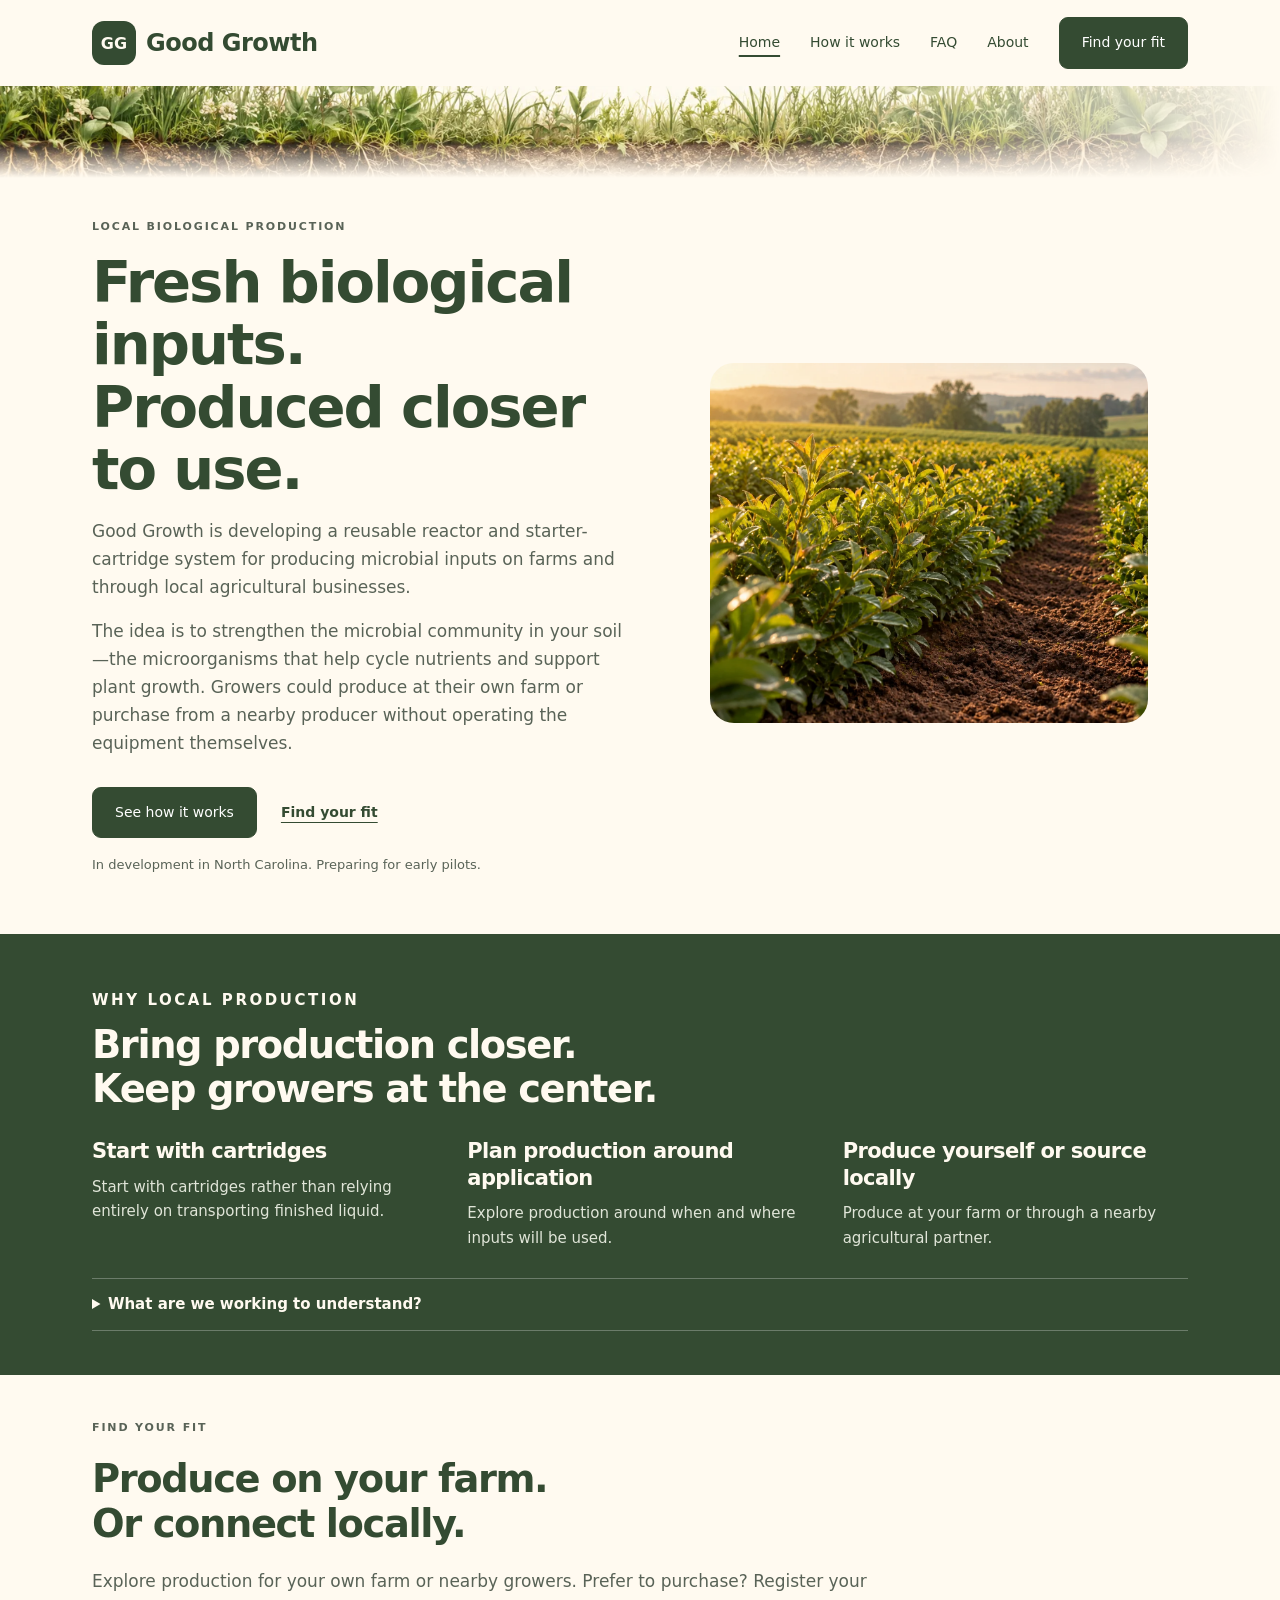
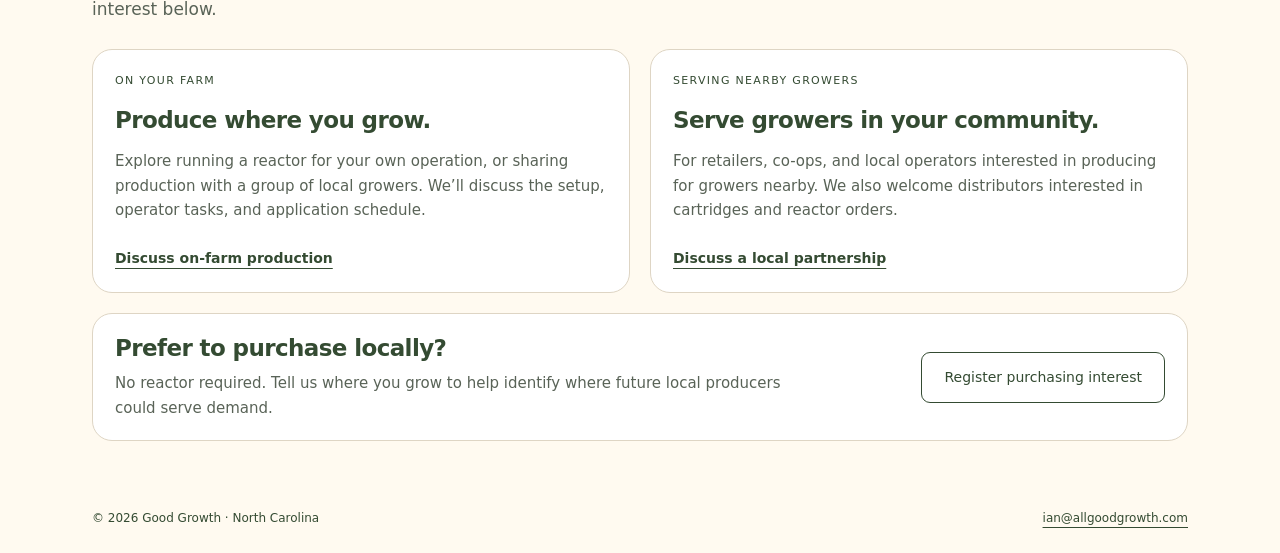
<file: index.html>
<!DOCTYPE html>
<html lang="en">
<head>
<meta charset="utf-8">
<meta name="viewport" content="width=device-width,initial-scale=1">
<title>Home — Good Growth</title>
<link rel="stylesheet" href="styles.css?v=20261028">
<link rel="stylesheet" href="multipage.css?v=20261028">
<link rel="stylesheet" href="reading.css?v=20261028">
<meta name="description" content="Good Growth is developing reusable reactors and starter cartridges for producing agricultural microbial inputs closer to where they are used.">
<link rel="canonical" href="https://allgoodgrowth.com/">
<link rel="icon" href="favicon.svg" type="image/svg+xml">
<meta property="og:type" content="website">
<meta property="og:title" content="Home — Good Growth">
<meta property="og:description" content="Good Growth is developing reusable reactors and starter cartridges for producing agricultural microbial inputs closer to where they are used.">
<meta property="og:url" content="https://allgoodgrowth.com/">
<meta property="og:image" content="https://allgoodgrowth.com/social-preview.png">
<meta name="twitter:card" content="summary_large_image">
<link rel="stylesheet" href="refinements.css?v=20261028-readable"></head>
<body>
<a class="skip-link" href="#main">Skip to content</a><header><div class="wrap nav">
<a class="brand" aria-current="page" href="index.html" aria-label="Good Growth home"><span class="brand-mark">GG</span>Good Growth</a><nav aria-label="Main navigation"><a aria-current="page" href="index.html">Home</a><a href="how-it-works.html">How it works</a><a href="faq.html">FAQ</a><a href="about.html">About</a><a class="button" href="get-involved.html">Find your fit</a></nav>
</div>
<div class="soil" aria-hidden="true"></div></header><main id="main"><section class="wrap hero"><div>
<p class="eyebrow">Local biological production</p>
<h1>Fresh biological inputs.<br>Produced closer to use.</h1>
<p>Good Growth is developing a reusable reactor and starter-cartridge system for producing microbial inputs on farms and through local agricultural businesses.</p>
<p>The idea is to strengthen the microbial community in your soil—the microorganisms that help cycle nutrients and support plant growth. Growers could produce at their own farm or purchase from a nearby producer without operating the equipment themselves.</p>
<div class="actions hero-actions">
<a class="button" href="how-it-works.html">See how it works</a><a class="participation-link" href="#production-paths">Find your fit</a>
</div>
<p class="small">In development in North Carolina. Preparing for early pilots.</p>
</div>
<figure><img class="photo" src="assets/crops-fine-soil.webp" alt="Illustrated close view of young crops growing in rows"></figure></section><section class="section section-deep compact-band" id="problem"><div class="container">
<p class="eyebrow">Why local production</p>
<h2>Bring production closer.<br>Keep growers at the center.</h2>
<div class="benefit-grid">
<article><h3>Start with cartridges</h3>
<p>Start with cartridges rather than relying entirely on transporting finished liquid.</p></article><article><h3>Plan production around application</h3>
<p>Explore production around when and where inputs will be used.</p></article><article><h3>Produce yourself or source locally</h3>
<p>Produce at your farm or through a nearby agricultural partner.</p></article>
</div>
<details class="read-more"><summary>What are we working to understand?</summary><div class="detail-body"><p>Storage, handling, and application all matter. We are evaluating how local production compares on biological performance, access, timing, operator effort, and total cost—including against dry or stabilized products.</p></div></details>
</div></section><section class="section production-paths" id="production-paths" aria-labelledby="paths-title"><div class="container">
<div class="section-heading">
<p class="eyebrow">Find your fit</p>
<h2 id="paths-title">Produce on your farm.<br>Or connect locally.</h2>
<p>Explore production for your own farm or nearby growers. Prefer to purchase? Register your interest below.</p>
</div>
<div class="paths-grid">
<article class="path-card"><span class="path-label">On your farm</span><h3>Produce where you grow.</h3>
<p>Explore running a reactor for your own operation, or sharing production with a group of local growers. We’ll discuss the setup, operator tasks, and application schedule.</p>
<a class="text-link" href="get-involved.html?interest=produce#contact">Discuss on-farm production</a></article><article class="path-card"><span class="path-label">Serving nearby growers</span><h3>Serve growers in your community.</h3>
<p>For retailers, co-ops, and local operators interested in producing for growers nearby. We also welcome distributors interested in cartridges and reactor orders.</p>
<a class="text-link" href="get-involved.html?interest=provider#contact">Discuss a local partnership</a></article><article class="path-card purchase-card"><div>
<h3>Prefer to purchase locally?</h3>
<p>No reactor required. Tell us where you grow to help identify where future local producers could serve demand.</p>
</div>
<a class="button outline" href="get-involved.html?interest=purchase#contact">Register purchasing interest</a></article>
</div>
</div></section></main><footer><div class="wrap">
<span>© 2026 Good Growth · North Carolina</span><a href="mailto:ian@allgoodgrowth.com">ian@allgoodgrowth.com</a>
</div></footer><script src="legacy-links.js"></script>
</body>
</html>
</file>
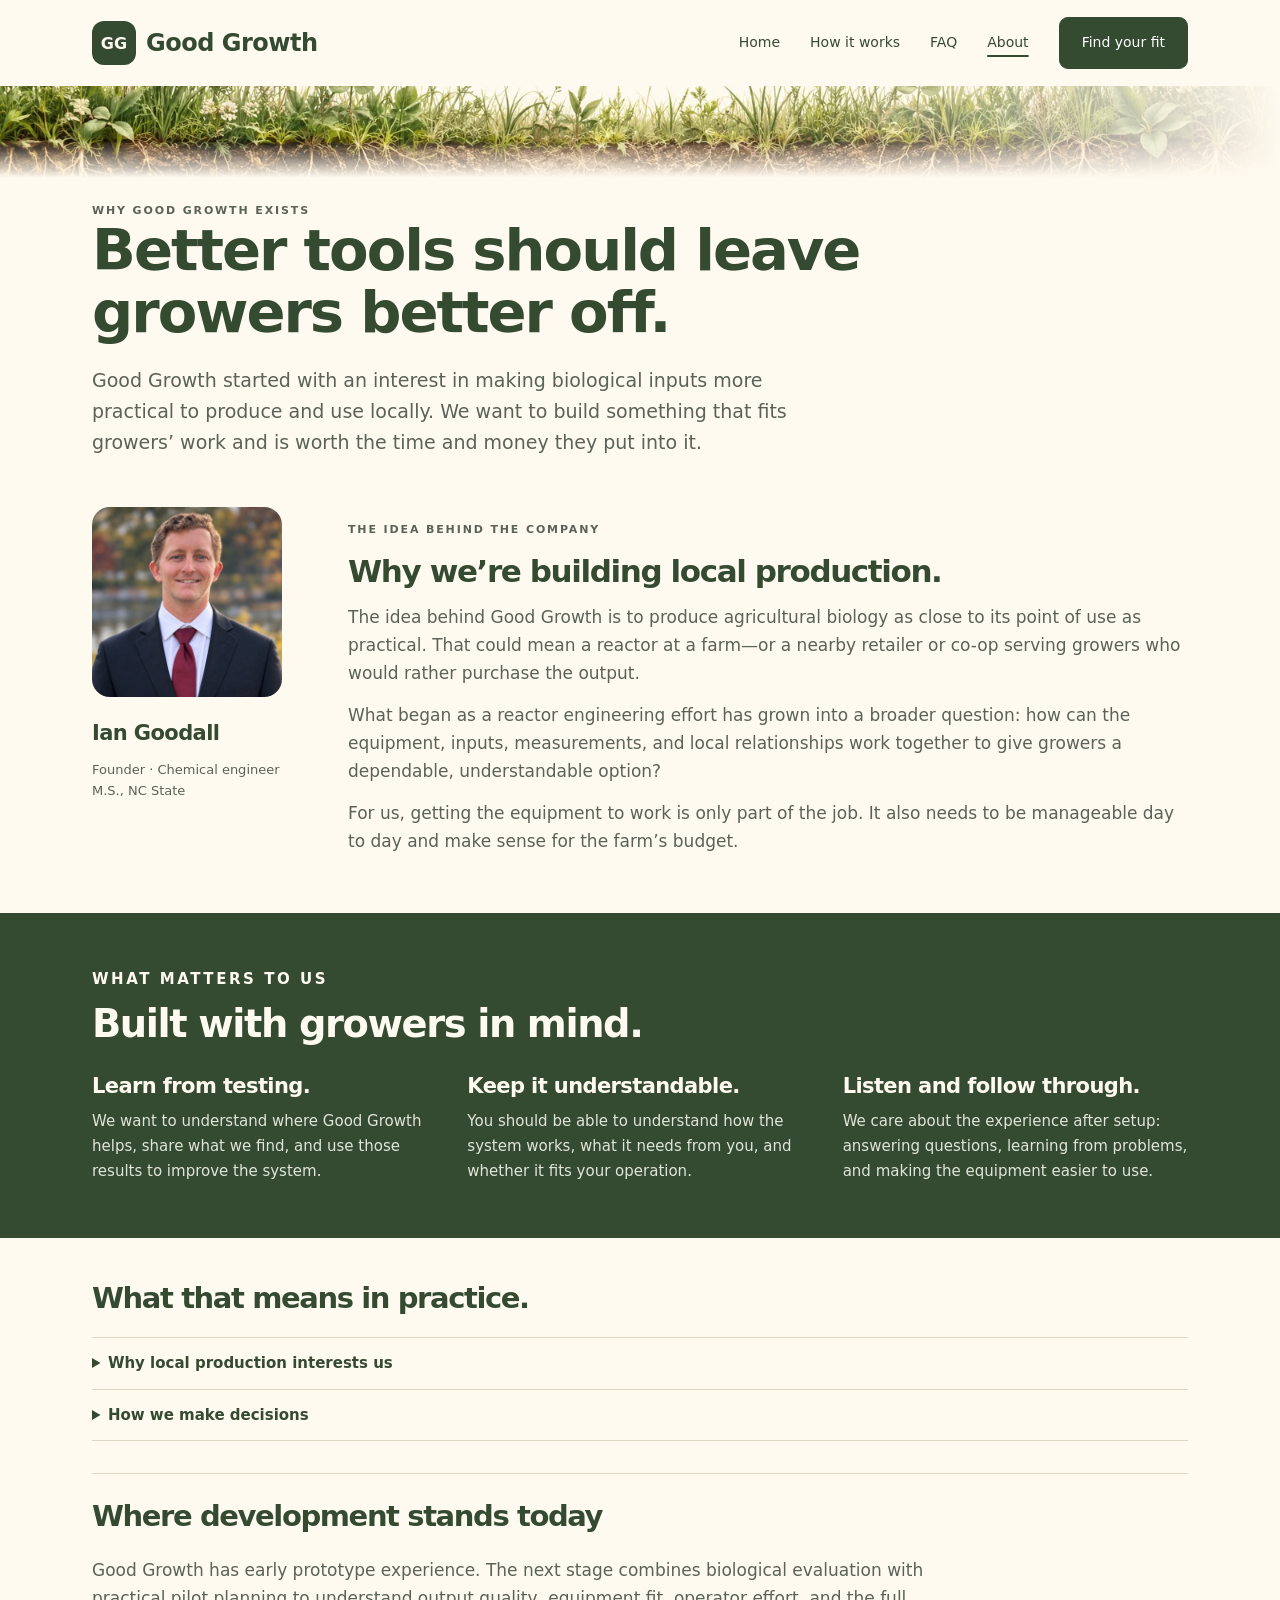
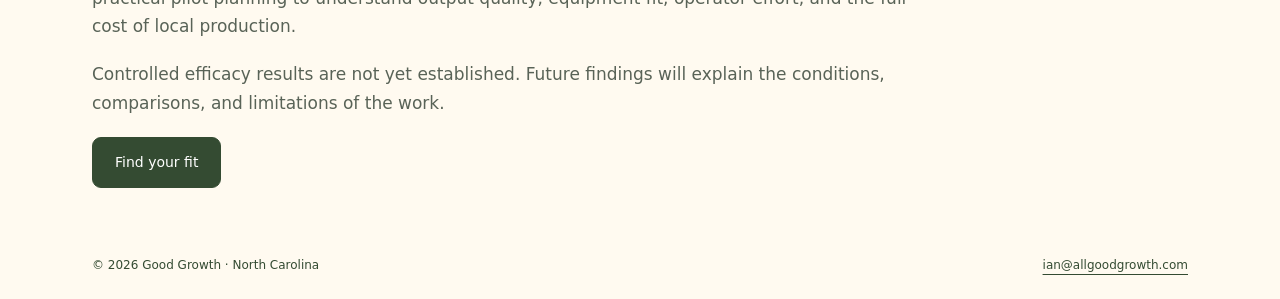
<file: about.html>
<!DOCTYPE html>
<html lang="en">
<head>
<meta charset="utf-8">
<meta name="viewport" content="width=device-width,initial-scale=1">
<title>About — Good Growth</title>
<link rel="stylesheet" href="styles.css?v=20261028">
<link rel="stylesheet" href="multipage.css?v=20261028">
<link rel="stylesheet" href="reading.css?v=20261028">
<meta name="description" content="Meet Good Growth founder Ian Goodall and learn why farmer trust, scientific evidence, and practical tools guide the company.">
<link rel="canonical" href="https://allgoodgrowth.com/about.html">
<link rel="icon" href="favicon.svg" type="image/svg+xml">
<meta property="og:type" content="website">
<meta property="og:title" content="About — Good Growth">
<meta property="og:description" content="Meet Good Growth founder Ian Goodall and learn why farmer trust, scientific evidence, and practical tools guide the company.">
<meta property="og:url" content="https://allgoodgrowth.com/about.html">
<meta property="og:image" content="https://allgoodgrowth.com/social-preview.png">
<meta name="twitter:card" content="summary_large_image">
<link rel="stylesheet" href="refinements.css?v=20261028-readable"></head>
<body>
<a class="skip-link" href="#main">Skip to content</a><header><div class="wrap nav">
<a class="brand" href="index.html" aria-label="Good Growth home"><span class="brand-mark">GG</span>Good Growth</a><nav aria-label="Main navigation"><a href="index.html">Home</a><a href="how-it-works.html">How it works</a><a href="faq.html">FAQ</a><a aria-current="page" href="about.html">About</a><a class="button" href="get-involved.html">Find your fit</a></nav>
</div>
<div class="soil" aria-hidden="true"></div></header><main id="main"><section class="wrap page-intro"><p class="eyebrow">Why Good Growth exists</p>
<h1>Better tools should leave<br>growers better off.</h1>
<p>Good Growth started with an interest in making biological inputs more practical to produce and use locally. We want to build something that fits growers’ work and is worth the time and money they put into it.</p></section>
<section class="section wrap founder-story"><div class="story-portrait">
<img src="assets/ian-refined.jpg" alt="Ian Goodall, founder of Good Growth"><h3>Ian Goodall</h3>
<p>Founder · Chemical engineer<br>M.S., NC State</p>
</div>
<div>
<p class="eyebrow">The idea behind the company</p>
<h2>Why we’re building local production.</h2>
<p>The idea behind Good Growth is to produce agricultural biology as close to its point of use as practical. That could mean a reactor at a farm—or a nearby retailer or co-op serving growers who would rather purchase the output.</p>
<p>What began as a reactor engineering effort has grown into a broader question: how can the equipment, inputs, measurements, and local relationships work together to give growers a dependable, understandable option?</p>
<p>For us, getting the equipment to work is only part of the job. It also needs to be manageable day to day and make sense for the farm’s budget.</p>
</div></section>
<section class="section section-deep compact-band"><div class="container">
<p class="eyebrow">What matters to us</p>
<h2>Built with growers in mind.</h2>
<div class="benefit-grid">
<article><h3>Learn from testing.</h3>
<p>We want to understand where Good Growth helps, share what we find, and use those results to improve the system.</p></article><article><h3>Keep it understandable.</h3>
<p>You should be able to understand how the system works, what it needs from you, and whether it fits your operation.</p></article><article><h3>Listen and follow through.</h3>
<p>We care about the experience after setup: answering questions, learning from problems, and making the equipment easier to use.</p></article>
</div>
</div></section>
<section class="section wrap about-depth"><h2>What that means in practice.</h2>
<details class="read-more"><summary>Why local production interests us</summary><div class="detail-body"><p>Producing closer to use could give farms another way to access biological inputs, whether they run a reactor themselves or buy from someone nearby. The possibility of supporting soil health while building useful local relationships is a big part of what keeps us working on this. Testing will help us understand where that approach makes sense.</p></div></details><details class="read-more"><summary>How we make decisions</summary><div class="detail-body">
<p>When we consider a change, we ask a few practical questions: Is it safe? Does the evidence support it? Will it make the system easier to use, and is the added cost worthwhile?</p>
<p>Feedback from the people using the reactor matters just as much as what we learn at the workbench. We want to build a business growers can keep coming back to because the product and support are useful to them.</p>
</div></details><div class="development-status">
<h2>Where development stands today</h2>
<p>Good Growth has early prototype experience. The next stage combines biological evaluation with practical pilot planning to understand output quality, equipment fit, operator effort, and the full cost of local production.</p>
<p>Controlled efficacy results are not yet established. Future findings will explain the conditions, comparisons, and limitations of the work.</p>
<a class="button" href="get-involved.html">Find your fit</a>
</div></section></main><footer><div class="wrap">
<span>© 2026 Good Growth · North Carolina</span><a href="mailto:ian@allgoodgrowth.com">ian@allgoodgrowth.com</a>
</div></footer>
</body>
</html>
</file>
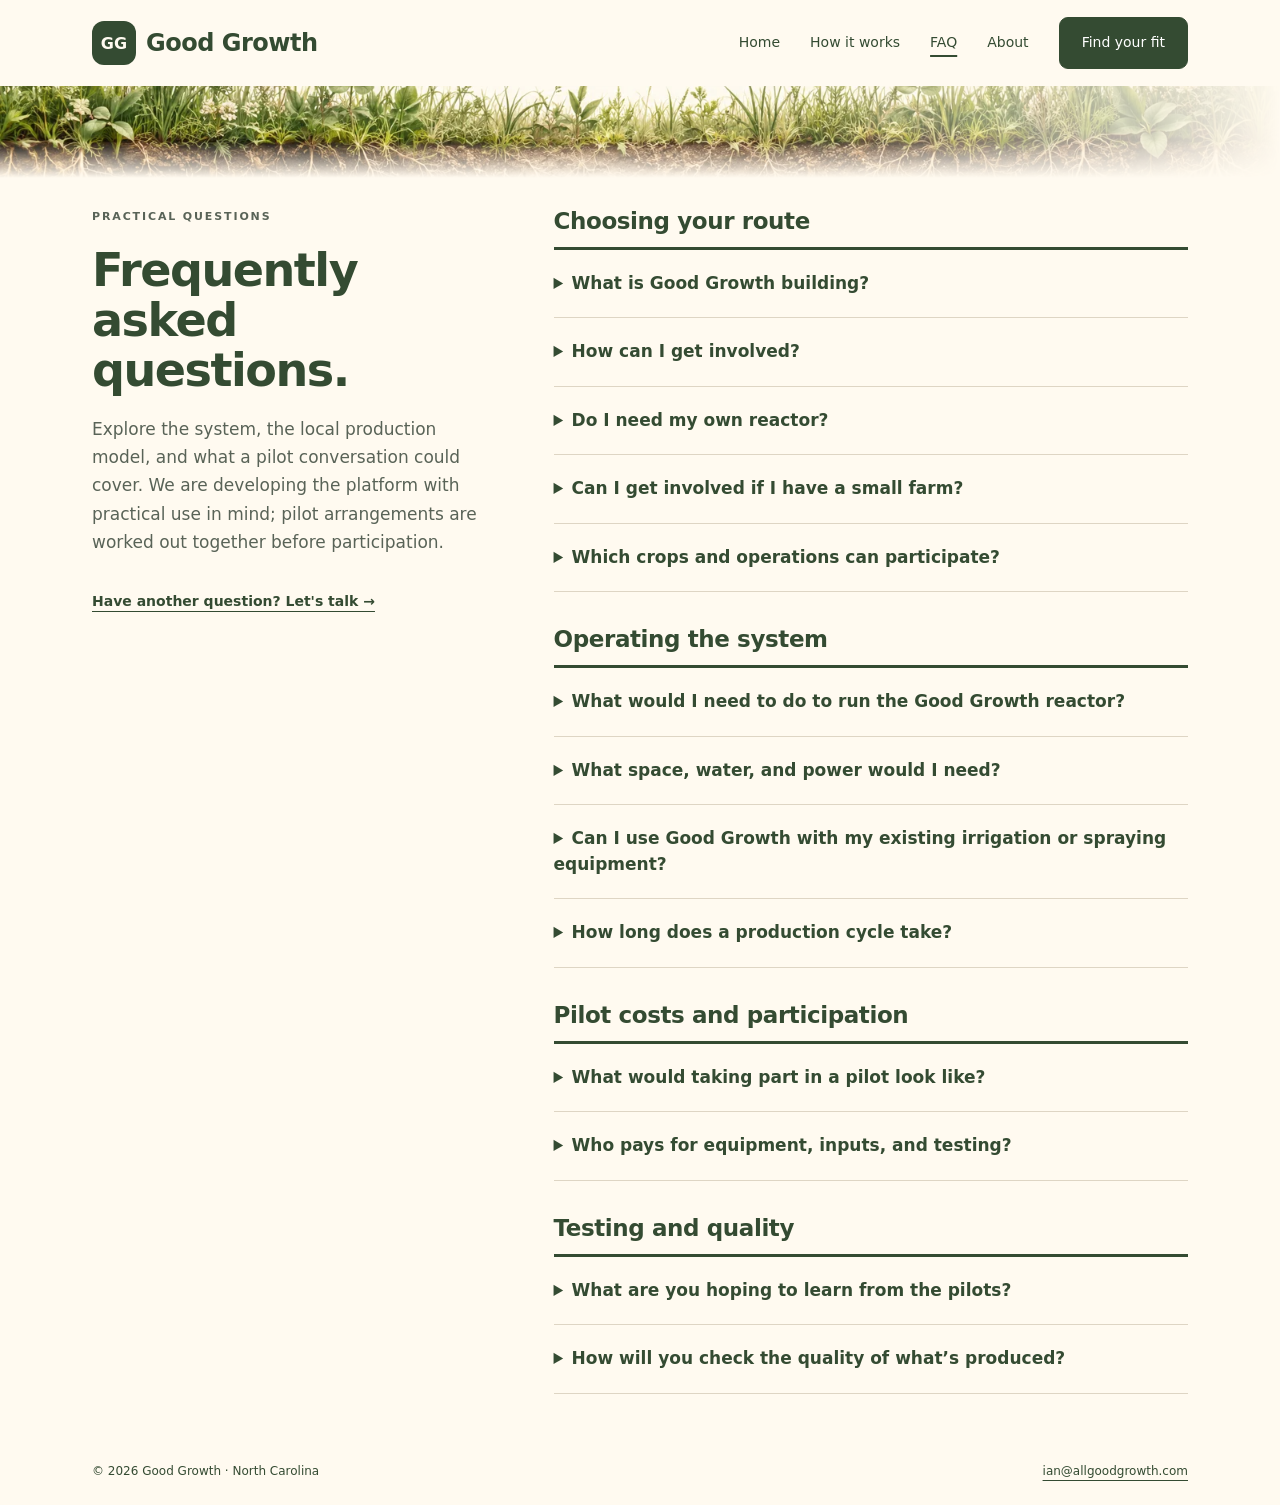
<file: faq.html>
<!DOCTYPE html>
<html lang="en">
<head>
<meta charset="utf-8">
<meta name="viewport" content="width=device-width,initial-scale=1">
<title>FAQ — Good Growth</title>
<link rel="stylesheet" href="styles.css?v=20261028">
<link rel="stylesheet" href="multipage.css?v=20261028">
<link rel="stylesheet" href="reading.css?v=20261028">
<meta name="description" content="Answers to practical questions about Good Growth reactors, production timing, irrigation integration, pilot participation, and costs.">
<link rel="canonical" href="https://allgoodgrowth.com/faq.html">
<link rel="icon" href="favicon.svg" type="image/svg+xml">
<meta property="og:type" content="website">
<meta property="og:title" content="FAQ — Good Growth">
<meta property="og:description" content="Answers to practical questions about Good Growth reactors, production timing, irrigation integration, pilot participation, and costs.">
<meta property="og:url" content="https://allgoodgrowth.com/faq.html">
<meta property="og:image" content="https://allgoodgrowth.com/social-preview.png">
<meta name="twitter:card" content="summary_large_image">
<link rel="stylesheet" href="refinements.css?v=20261028-readable"></head>
<body>
<a class="skip-link" href="#main">Skip to content</a><header><div class="wrap nav">
<a class="brand" href="index.html" aria-label="Good Growth home"><span class="brand-mark">GG</span>Good Growth</a><nav aria-label="Main navigation"><a href="index.html">Home</a><a href="how-it-works.html">How it works</a><a href="faq.html" aria-current="page">FAQ</a><a href="about.html">About</a><a class="button" href="get-involved.html">Find your fit</a></nav>
</div>
<div class="soil" aria-hidden="true"></div></header><main id="main"><section class="section faq-section faq-page" id="faq" aria-labelledby="faq-title">
        <div class="container faq-layout">
<div class="faq-intro">
<p class="eyebrow">Practical questions</p>
<h1 id="faq-title">Frequently asked questions.</h1>
<p>Explore the system, the local production model, and what a pilot conversation could cover. We are developing the platform with practical use in mind; pilot arrangements are worked out together before participation.</p>
<a class="text-link" href="get-involved.html#contact">Have another question? Let's talk →</a>
</div>
<div class="faq-answers">
          <section class="faq-group"><h2>Choosing your route</h2>
<details><summary>What is Good Growth building?</summary><p>We’re developing a system for producing microbial inputs at a farm or through a local agricultural business. A mesh starter cartridge holds bacteria and material that supports their growth. It goes into a reusable reactor, with an included feed pack added partway through the cycle to supply more food for the microorganisms.</p>
<p>The reactor is reused, and each new cycle starts with a fresh cartridge. Growers could operate a reactor, share production locally, or purchase from a future local producer.</p></details><details><summary>How can I get involved?</summary><p>Tell us a little about yourself, what you grow or do, and what caught your interest. You might want to try the inputs, produce at your farm, purchase from a future local producer, or help with testing. We’d like to hear from potential production and distribution partners too. Good Growth is still in development, so you don’t need to arrive with a proposal or know exactly where you fit. A question or an idea is enough to start.</p></details>
          <details><summary>Do I need my own reactor?</summary><p>No. Some growers may want to produce at their own farm, while others would rather buy what they need from a nearby retailer, co-op, or local producer. We’re developing the system with both options in mind. If you prefer purchasing locally, you wouldn’t be responsible for running the production equipment. We’re still identifying potential local producers, so telling us where you’re located helps us understand where there’s interest.</p></details>
          <details><summary>Can I get involved if I have a small farm?</summary><p>Yes. You can register interest in purchasing from a future local producer without operating equipment yourself. You could also explore producing for a small group of nearby growers, with one site hosting the reactor and an agreed operator looking after it.</p>
<p>Farm size alone does not decide the best route. We would discuss your production needs, application schedule, and shared arrangements. Local purchasing availability is still being developed.</p>
<p><a href="get-involved.html?interest=purchase#contact">Register purchasing interest</a> or <a href="get-involved.html?interest=produce#contact">discuss shared production</a>.</p></details><details><summary>Which crops and operations can participate?</summary><p>We’re open to hearing from growers across all crops and types of operations. Part of this work is finding out where the system can be most helpful and which applications are worth testing first. Tell us what you grow, where you’re located, and how you’d like to use the inputs through our <a href="get-involved.html#contact">contact form</a>.</p></details>
          </section><section class="faq-group"><h2>Operating the system</h2>
<details><summary>What would I need to do to run the Good Growth reactor?</summary><p>You or someone on your team would look after the system. Current estimates are about two hours for initial setup and 5–10 minutes a day for routine checks and tasks, plus cleaning between cycles. Site integration can affect setup time, and cleaning time is still being established.</p>
<p>The work includes checking the run and adding the included feed pack partway through. We would review your setup, operator responsibilities, and support needs together before a trial.</p></details><details><summary>What space, water, and power would I need?</summary><p>Plan for the reactor, control box, and pump together in one area: an estimated equipment footprint of about 4½ ft wide × 3 ft deep, plus room to operate and clean the system. The reactor is approximately 36 inches tall and 27¼ inches across, including the transducers. This is a planning estimate for a side-by-side layout, not a measured installation clearance.</p>
<p>It operates at approximately 50 gallons of working volume, with access to municipal water and a standard wall outlet. A GFCI-protected cord is included. We would review water preparation and the site arrangement with you before use.</p></details><details><summary>Can I use Good Growth with my existing irrigation or spraying equipment?</summary><p>The design goal is flexibility across farm setups. Depending on the site, the liquid could be fed into a larger irrigation system using a suitable pump and hose, or transferred into mixing tanks for smaller, modular, or mobile systems. We’re also exploring compatible spraying methods. We would review filtration, delivery, handling, and application requirements with you before a trial; compatibility is still being evaluated.</p></details><details><summary>How long does a production cycle take?</summary><p>We’re currently planning around two weeks per cycle, with testing ahead to narrow down the best production endpoint and application timing. Early reactor observations suggest there may be some flexibility in when the output can be used, which we’re working to confirm through biological measurements. The goal is to give growers room to plan applications around their operation while maintaining the quality of what they apply.</p></details>
          </section><section class="faq-group"><h2>Pilot costs and participation</h2>
<details><summary>What would taking part in a pilot look like?</summary><p>It starts with a discussion about your operation and what you’d like to try. That might be comparing the inputs with your usual practice or finding out what running a Good Growth reactor at your farm would involve. Together, we’d work out what to test, what to record, when to do it, and who handles each task. We’d also discuss costs before you commit. Your feedback on anything that adds work, causes confusion, or could be simpler would help us improve the system.</p></details>
          <details><summary>Who pays for equipment, inputs, and testing?</summary><p>We’ll start by discussing what you want to try, then put together a plan covering equipment, inputs, testing, and support. You’ll know the costs and who is responsible for each part before deciding whether to participate.</p><p>For an on-site production trial, the reactor would be loaned for the agreed trial period. You or your team would handle the day-to-day work, with Ian helping with setup, integration, and troubleshooting. The plan would also distinguish project testing from routine soil tests your farm already carries out.</p></details></section><section class="faq-group"><h2>Testing and quality</h2>
<details><summary>What are you hoping to learn from the pilots?</summary><p>We want to find out whether the system makes sense on a real operation. That includes how the inputs perform, how they move through application equipment, how much work production takes, and what it costs. A trial might also look at plant establishment or root growth, with a comparison agreed beforehand. We haven’t established those benefits yet. The results—and your experience using the Good Growth reactor—will help us decide what works, what needs changing, and what to test next.</p></details>
          <details><summary>How will you check the quality of what’s produced?</summary><p>We need to check which microbes are present, how many are alive, whether there’s contamination, and how consistent the output is from one batch to the next. We also need to understand what happens during handling and application. Those checks are part of the testing we’re developing, including the standards a batch would need to meet. Appearance or visible activity alone can’t tell us whether the output is suitable to use.</p></details>
        </section>
</div>
</div>
      </section></main><footer><div class="wrap">
<span>© 2026 Good Growth · North Carolina</span><a href="mailto:ian@allgoodgrowth.com">ian@allgoodgrowth.com</a>
</div></footer>
</body>
</html>
</file>
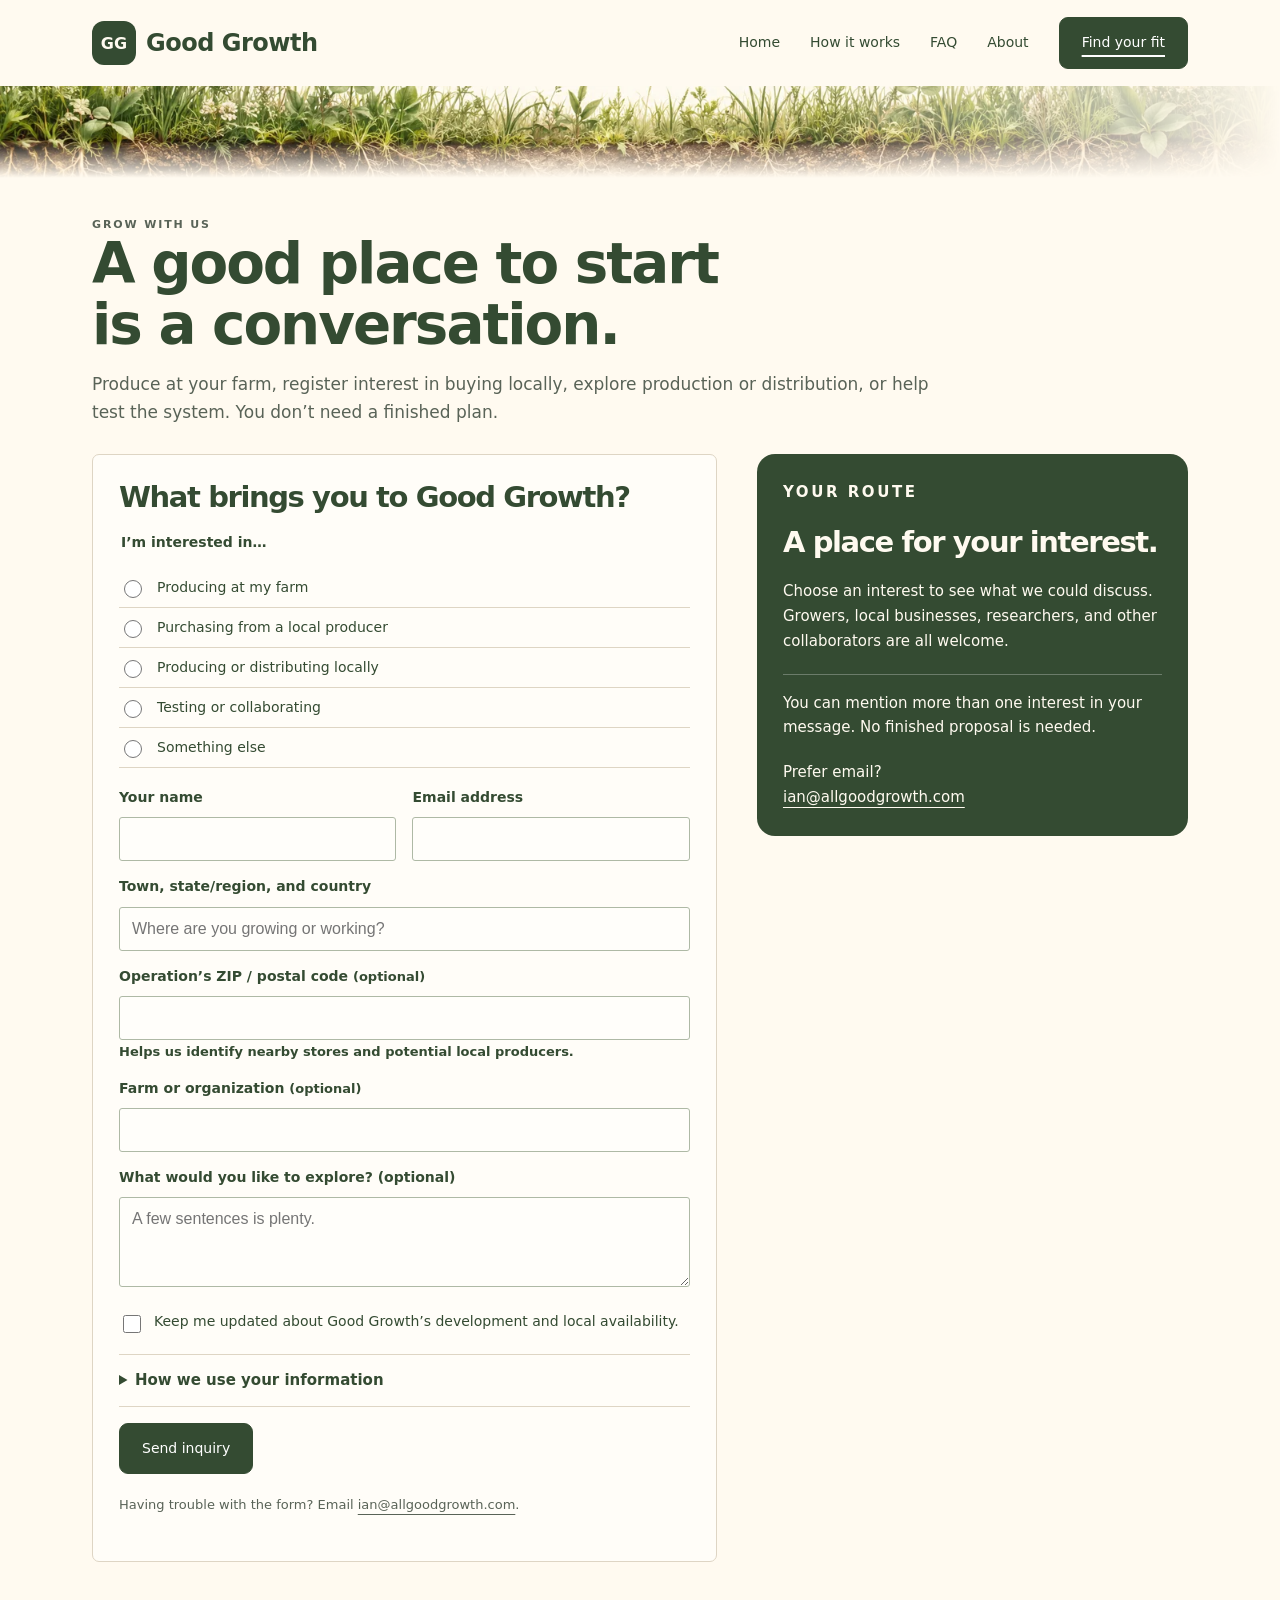
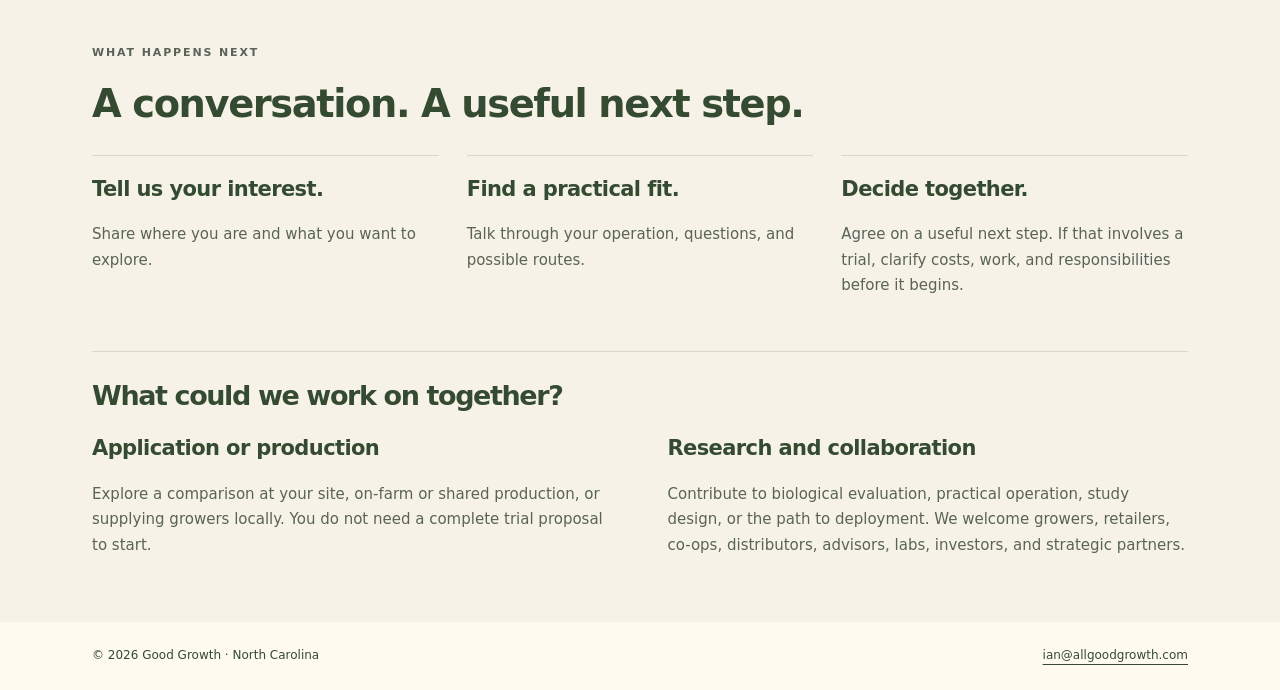
<file: get-involved.html>
<!DOCTYPE html>
<html lang="en">
<head>
<meta charset="utf-8">
<meta name="viewport" content="width=device-width,initial-scale=1">
<title>Find your fit — Good Growth</title>
<link rel="stylesheet" href="styles.css?v=20261028">
<link rel="stylesheet" href="multipage.css?v=20261028">
<link rel="stylesheet" href="reading.css?v=20261028">
<meta name="description" content="Explore on-farm or shared production, local purchasing interest, distribution, and collaboration with Good Growth.">
<link rel="canonical" href="https://allgoodgrowth.com/get-involved.html">
<link rel="icon" href="favicon.svg" type="image/svg+xml">
<meta property="og:type" content="website">
<meta property="og:title" content="Find your fit — Good Growth">
<meta property="og:description" content="Explore on-farm or shared production, local purchasing interest, distribution, and collaboration with Good Growth.">
<meta property="og:url" content="https://allgoodgrowth.com/get-involved.html">
<meta property="og:image" content="https://allgoodgrowth.com/social-preview.png">
<meta name="twitter:card" content="summary_large_image">
<link rel="stylesheet" href="refinements.css?v=20261028-readable"></head>
<body>
<a class="skip-link" href="#main">Skip to content</a><header><div class="wrap nav">
<a class="brand" href="index.html" aria-label="Good Growth home"><span class="brand-mark">GG</span>Good Growth</a><nav aria-label="Main navigation"><a href="index.html">Home</a><a href="how-it-works.html">How it works</a><a href="faq.html">FAQ</a><a href="about.html">About</a><a class="button" aria-current="page" href="get-involved.html">Find your fit</a></nav>
</div>
<div class="soil" aria-hidden="true"></div></header><main id="main"><div class="wrap">
<div class="contact-intro">
<p class="eyebrow">Grow with us</p>
<h1>A good place to start<br>is a conversation.</h1>
<p>Produce at your farm, register interest in buying locally, explore production or distribution, or help test the system. You don’t need a finished plan.</p>
</div>
<div class="contact-layout" id="contact">
<form class="form" id="interest-form" name="good-growth-interest" method="POST" action="/thank-you.html" data-netlify="true" netlify-honeypot="bot-field">
<input type="hidden" name="form-name" value="good-growth-interest"><p hidden><label>Leave this field empty<input name="bot-field" tabindex="-1" autocomplete="off"></label></p>
<h2>What brings you to Good Growth?</h2>
<fieldset>
<legend>I’m interested in…</legend>
<label class="option"><input type="radio" name="interest" value="produce" required>Producing at my farm</label><label class="option"><input type="radio" name="interest" value="purchase">Purchasing from a local producer</label><label class="option"><input type="radio" name="interest" value="provider">Producing or distributing locally</label><label class="option"><input type="radio" name="interest" value="collaborate">Testing or collaborating</label><label class="option"><input type="radio" name="interest" value="other">Something else</label>
</fieldset><p id="mobile-route-copy" class="mobile-route-copy" aria-live="polite">Choose an interest above to see how we can help.</p>
<p id="purchase-note" class="notice" hidden>This is an expression of interest, not an order or a promise of local availability.</p>
<div class="fields">
<label class="field">Your name<input name="name" autocomplete="name" required></label><label class="field">Email address<input type="email" name="email" autocomplete="email" required></label>
</div>
<label class="field">Town, state/region, and country<input name="location" autocomplete="address-level2" required placeholder="Where are you growing or working?"></label><label class="field">Operation’s ZIP / postal code <span class="small">(optional)</span><input name="postal-code" autocomplete="postal-code" maxlength="20" aria-describedby="postal-help"><span id="postal-help" class="small">Helps us identify nearby stores and potential local producers.</span></label><label class="field">Farm or organization <span class="small">(optional)</span><input name="organization" autocomplete="organization"></label><label class="field" id="specific-field" hidden><span id="specific-label"></span><input id="specific-input" name="details"></label><label class="field"><span id="message-label">What would you like to explore? (optional)</span><textarea name="message" placeholder="A few sentences is plenty."></textarea></label><label class="check"><input type="checkbox" name="updates" value="yes"><span>Keep me updated about Good Growth’s development and local availability.</span></label><details class="read-more"><summary>How we use your information</summary><div class="detail-body"><p>We use your inquiry to respond and understand regional interest. Form submissions are stored through Netlify, our website host. If we discuss regional demand with prospective partners, we share it in aggregate without your personal contact details. Email updates are optional; you can ask us to stop them or delete your inquiry by emailing ian@allgoodgrowth.com.</p></div></details><button class="button" type="submit">Send inquiry</button><p class="status" role="status" id="status"></p>
<p class="small">Having trouble with the form? Email <a href="mailto:ian@allgoodgrowth.com">ian@allgoodgrowth.com</a>.</p>
</form>
<aside class="aside next-panel" aria-labelledby="route-title"><p class="eyebrow">Your route</p>
<div id="route-guidance" aria-live="polite" aria-atomic="true">
<h2 id="route-title">A place for your interest.</h2>
<p id="route-copy">Choose an interest to see what we could discuss. Growers, local businesses, researchers, and other collaborators are all welcome.</p>
<p id="route-detail">You can mention more than one interest in your message. No finished proposal is needed.</p>
</div>
<p class="small">Prefer email?<br><a href="mailto:ian@allgoodgrowth.com">ian@allgoodgrowth.com</a></p></aside>
</div>
</div>
<section class="section journey-section" id="working-together"><div class="container">
<p class="eyebrow">What happens next</p>
<h2>A conversation. A useful next step.</h2>
<ol class="shared-next-steps">
<li>
<h3>Tell us your interest.</h3>
<p>Share where you are and what you want to explore.</p>
</li>
<li>
<h3>Find a practical fit.</h3>
<p>Talk through your operation, questions, and possible routes.</p>
</li>
<li>
<h3>Decide together.</h3>
<p>Agree on a useful next step. If that involves a trial, clarify costs, work, and responsibilities before it begins.</p>
</li>
</ol>
<div class="collaboration-options">
<h2>What could we work on together?</h2>
<div class="two">
<div>
<h3>Application or production</h3>
<p>Explore a comparison at your site, on-farm or shared production, or supplying growers locally. You do not need a complete trial proposal to start.</p>
</div>
<div>
<h3>Research and collaboration</h3>
<p>Contribute to biological evaluation, practical operation, study design, or the path to deployment. We welcome growers, retailers, co-ops, distributors, advisors, labs, investors, and strategic partners.</p>
</div>
</div>
</div>
</div></section></main><footer><div class="wrap">
<span>© 2026 Good Growth · North Carolina</span><a href="mailto:ian@allgoodgrowth.com">ian@allgoodgrowth.com</a>
</div></footer><script src="contact.js?v=20261028-readable"></script>
</body>
</html>
</file>
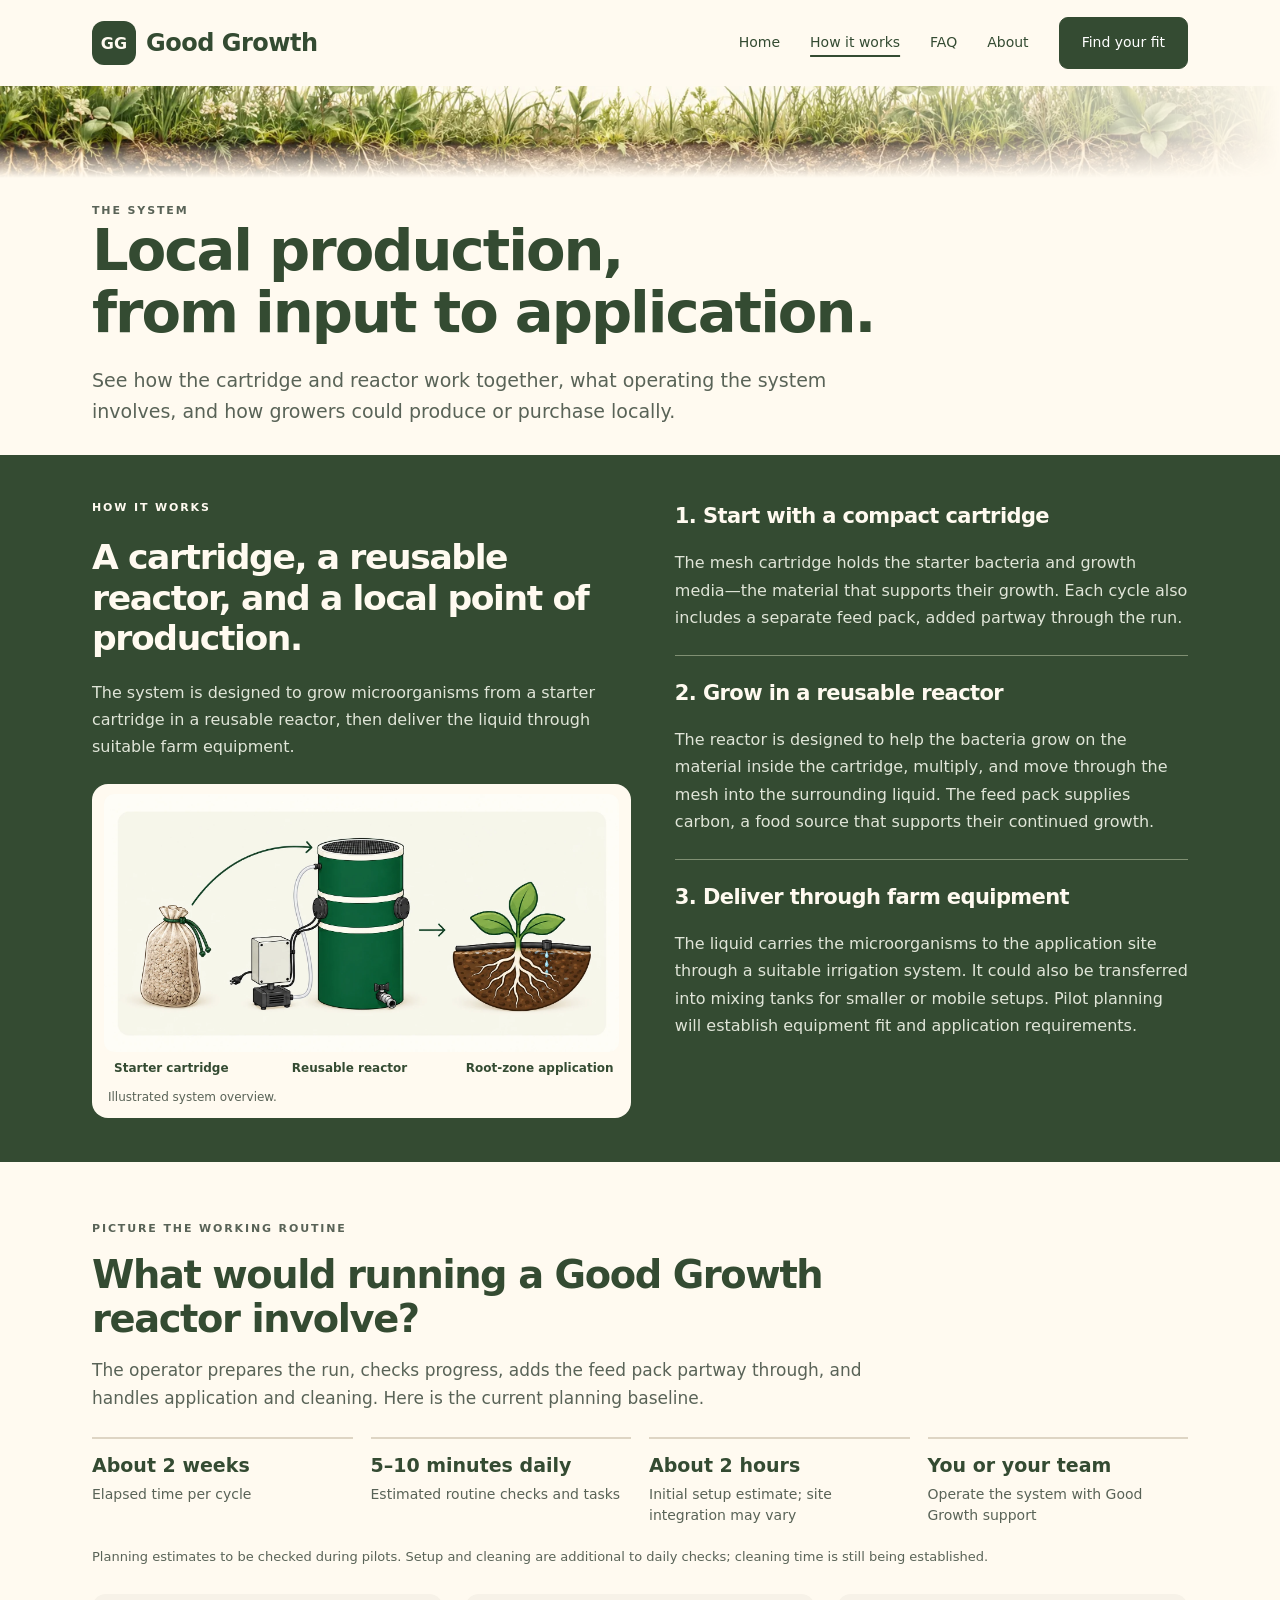
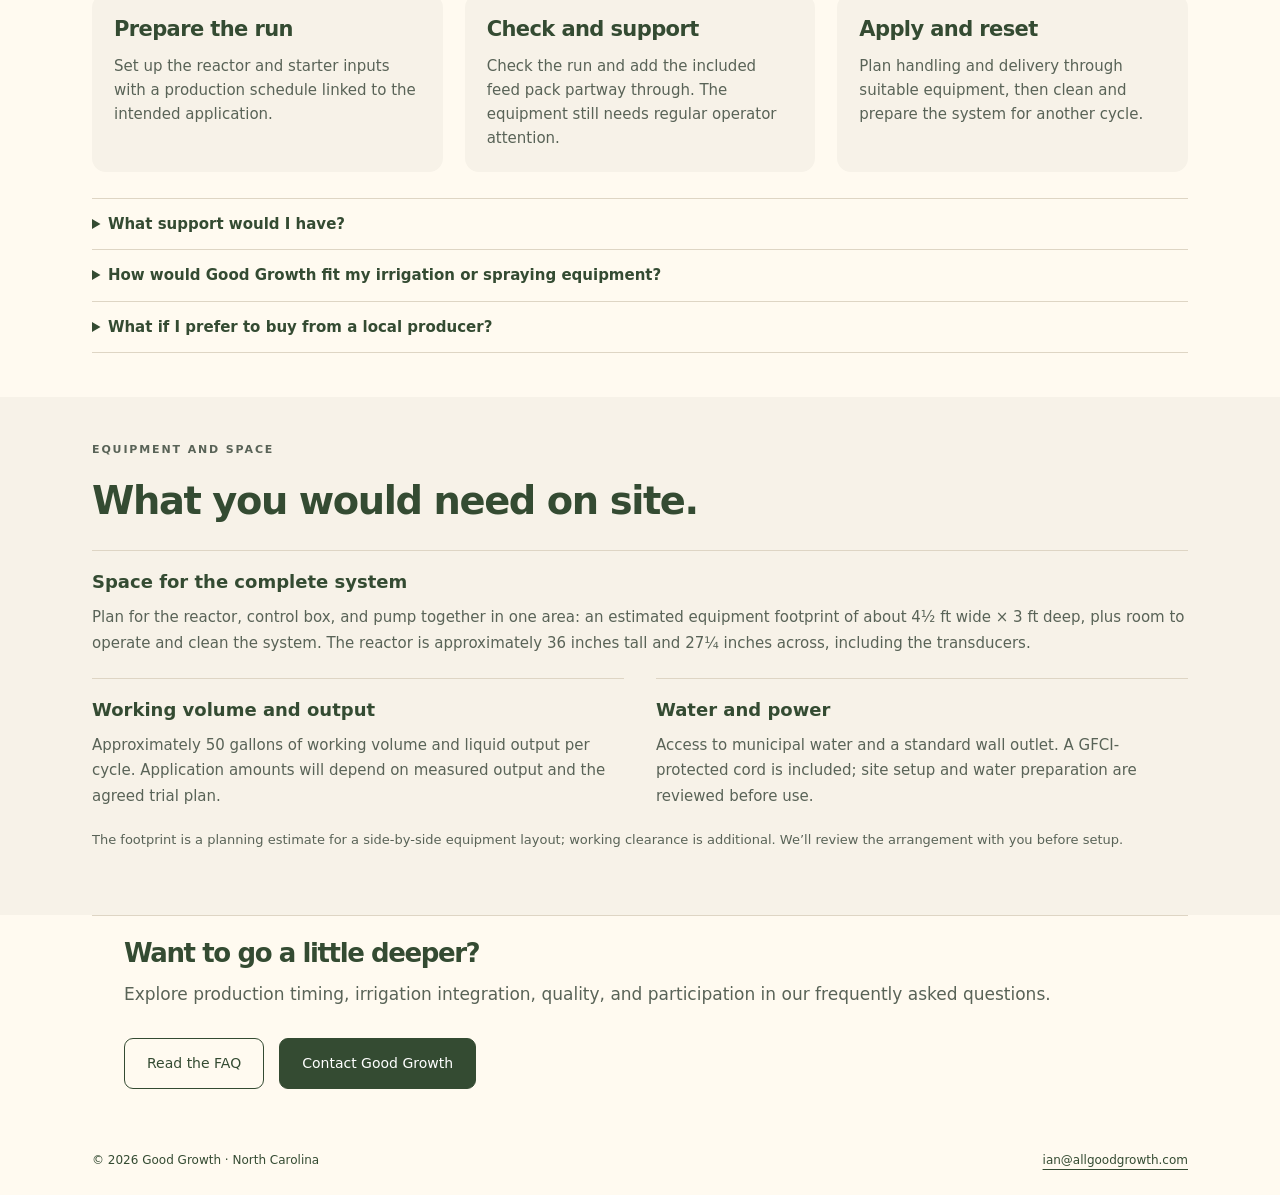
<file: how-it-works.html>
<!DOCTYPE html>
<html lang="en">
<head>
<meta charset="utf-8">
<meta name="viewport" content="width=device-width,initial-scale=1">
<title>How it works — Good Growth</title>
<link rel="stylesheet" href="styles.css?v=20261028">
<link rel="stylesheet" href="multipage.css?v=20261028">
<link rel="stylesheet" href="reading.css?v=20261028">
<meta name="description" content="Explore the Good Growth reactor and cartridge system, local production options, and the planned operator routine.">
<link rel="canonical" href="https://allgoodgrowth.com/how-it-works.html">
<link rel="icon" href="favicon.svg" type="image/svg+xml">
<meta property="og:type" content="website">
<meta property="og:title" content="How it works — Good Growth">
<meta property="og:description" content="Explore the Good Growth reactor and cartridge system, local production options, and the planned operator routine.">
<meta property="og:url" content="https://allgoodgrowth.com/how-it-works.html">
<meta property="og:image" content="https://allgoodgrowth.com/social-preview.png">
<meta name="twitter:card" content="summary_large_image">
<link rel="stylesheet" href="refinements.css?v=20261028-readable"></head>
<body>
<a class="skip-link" href="#main">Skip to content</a><header><div class="wrap nav">
<a class="brand" href="index.html" aria-label="Good Growth home"><span class="brand-mark">GG</span>Good Growth</a><nav aria-label="Main navigation"><a href="index.html">Home</a><a aria-current="page" href="how-it-works.html">How it works</a><a href="faq.html">FAQ</a><a href="about.html">About</a><a class="button" href="get-involved.html">Find your fit</a></nav>
</div>
<div class="soil" aria-hidden="true"></div></header><main id="main"><section class="wrap page-intro"><p class="eyebrow">The system</p>
<h1>Local production,<br>from input to application.</h1>
<p>See how the cartridge and reactor work together, what operating the system involves, and how growers could produce or purchase locally.</p></section><section class="section section-deep" id="process" aria-labelledby="process-title"><div class="container process-layout">
<div class="process-copy">
<p class="eyebrow">How it works</p>
<h2 id="process-title">A cartridge, a reusable reactor, and a local point of production.</h2>
<p>The system is designed to grow microorganisms from a starter cartridge in a reusable reactor, then deliver the liquid through suitable farm equipment.</p>
<figure class="process-illustration"><a href="assets/system-concept-drip.webp" target="_blank" rel="noopener" aria-label="View the system illustration at full size"><img src="assets/system-concept-drip.webp" width="1774" height="887" alt="Illustration showing a mesh starter cartridge, a reusable reactor with control box and pump, and drip irrigation delivering liquid to the root zone."></a><figcaption><span>Starter cartridge</span><span>Reusable reactor</span><span>Root-zone application</span></figcaption><p class="illustration-note">Illustrated system overview.</p></figure>
</div>
<div class="process-board" aria-label="Good Growth high-level process">
<div class="process-step">
<h3>1. Start with a compact cartridge</h3>
<p>The mesh cartridge holds the starter bacteria and growth media—the material that supports their growth. Each cycle also includes a separate feed pack, added partway through the run.</p>
</div>
<div class="process-step">
<h3>2. Grow in a reusable reactor</h3>
<p>The reactor is designed to help the bacteria grow on the material inside the cartridge, multiply, and move through the mesh into the surrounding liquid. The feed pack supplies carbon, a food source that supports their continued growth.</p>
</div>
<div class="process-step">
<h3>3. Deliver through farm equipment</h3>
<p>The liquid carries the microorganisms to the application site through a suitable irrigation system. It could also be transferred into mixing tanks for smaller or mobile setups. Pilot planning will establish equipment fit and application requirements.</p>
</div>
</div>
</div></section><section class="section wrap use-section"><div class="use-heading">
<p class="eyebrow">Picture the working routine</p>
<h2>What would running a Good Growth reactor involve?</h2>
<p>The operator prepares the run, checks progress, adds the feed pack partway through, and handles application and cleaning. Here is the current planning baseline.</p>
</div>
<div class="operating-facts" aria-label="Current operating estimates">
<div>
<strong>About 2 weeks</strong><span>Elapsed time per cycle</span>
</div>
<div>
<strong>5–10 minutes daily</strong><span>Estimated routine checks and tasks</span>
</div>
<div>
<strong>About 2 hours</strong><span>Initial setup estimate; site integration may vary</span>
</div>
<div>
<strong>You or your team</strong><span>Operate the system with Good Growth support</span>
</div>
</div>
<p class="small">Planning estimates to be checked during pilots. Setup and cleaning are additional to daily checks; cleaning time is still being established.</p>
<div class="use-grid">
<article><h3>Prepare the run</h3>
<p>Set up the reactor and starter inputs with a production schedule linked to the intended application.</p></article><article><h3>Check and support</h3>
<p>Check the run and add the included feed pack partway through. The equipment still needs regular operator attention.</p></article><article><h3>Apply and reset</h3>
<p>Plan handling and delivery through suitable equipment, then clean and prepare the system for another cycle.</p></article>
</div>
<details class="read-more"><summary>What support would I have?</summary><div class="detail-body"><p>Before a trial, we’ll walk through setup, the checks to make during a run, and when to add the feed pack. We’ll agree on who looks after the system and how to reach us for help. Cleaning between cycles is part of the routine; we’re still establishing how long that takes.</p></div></details><details class="read-more"><summary>How would Good Growth fit my irrigation or spraying equipment?</summary><div class="detail-body"><p>The design goal is flexibility across farm setups. Depending on the site, the liquid could be fed into a larger irrigation system using a suitable pump and hose, or transferred into mixing tanks for smaller, modular, or mobile systems. We’re also exploring compatible spraying methods. We would review filtration, delivery, handling, and application requirements with you before a trial; compatibility is still being evaluated.</p></div></details><details class="read-more"><summary>What if I prefer to buy from a local producer?</summary><div class="detail-body"><p>A nearby retailer, co-op, or local producer could operate the reactor. You would purchase the output without managing production equipment yourself. You can register purchasing interest now to help us identify regional demand; local availability is still being developed.</p></div></details></section><section class="section section-soft" id="system-requirements"><div class="container">
<p class="eyebrow">Equipment and space</p>
<h2>What you would need on site.</h2>
<dl class="spec-grid">
<div>
<dt>Space for the complete system</dt>
<dd>Plan for the reactor, control box, and pump together in one area: an estimated equipment footprint of about 4½ ft wide × 3 ft deep, plus room to operate and clean the system. The reactor is approximately 36 inches tall and 27¼ inches across, including the transducers.</dd>
</div>
<div>
<dt>Working volume and output</dt>
<dd>Approximately 50 gallons of working volume and liquid output per cycle. Application amounts will depend on measured output and the agreed trial plan.</dd>
</div>
<div>
<dt>Water and power</dt>
<dd>Access to municipal water and a standard wall outlet. A GFCI-protected cord is included; site setup and water preparation are reviewed before use.</dd>
</div>
</dl>
<p class="small">The footprint is a planning estimate for a side-by-side equipment layout; working clearance is additional. We’ll review the arrangement with you before setup.</p>
</div></section><section class="wrap faq-next"><h2>Want to go a little deeper?</h2>
<p>Explore production timing, irrigation integration, quality, and participation in our frequently asked questions.</p>
<div class="actions">
<a class="button outline" href="faq.html">Read the FAQ</a><a class="button" href="get-involved.html">Contact Good Growth</a>
</div></section></main><footer><div class="wrap">
<span>© 2026 Good Growth · North Carolina</span><a href="mailto:ian@allgoodgrowth.com">ian@allgoodgrowth.com</a>
</div></footer>
</body>
</html>
</file>
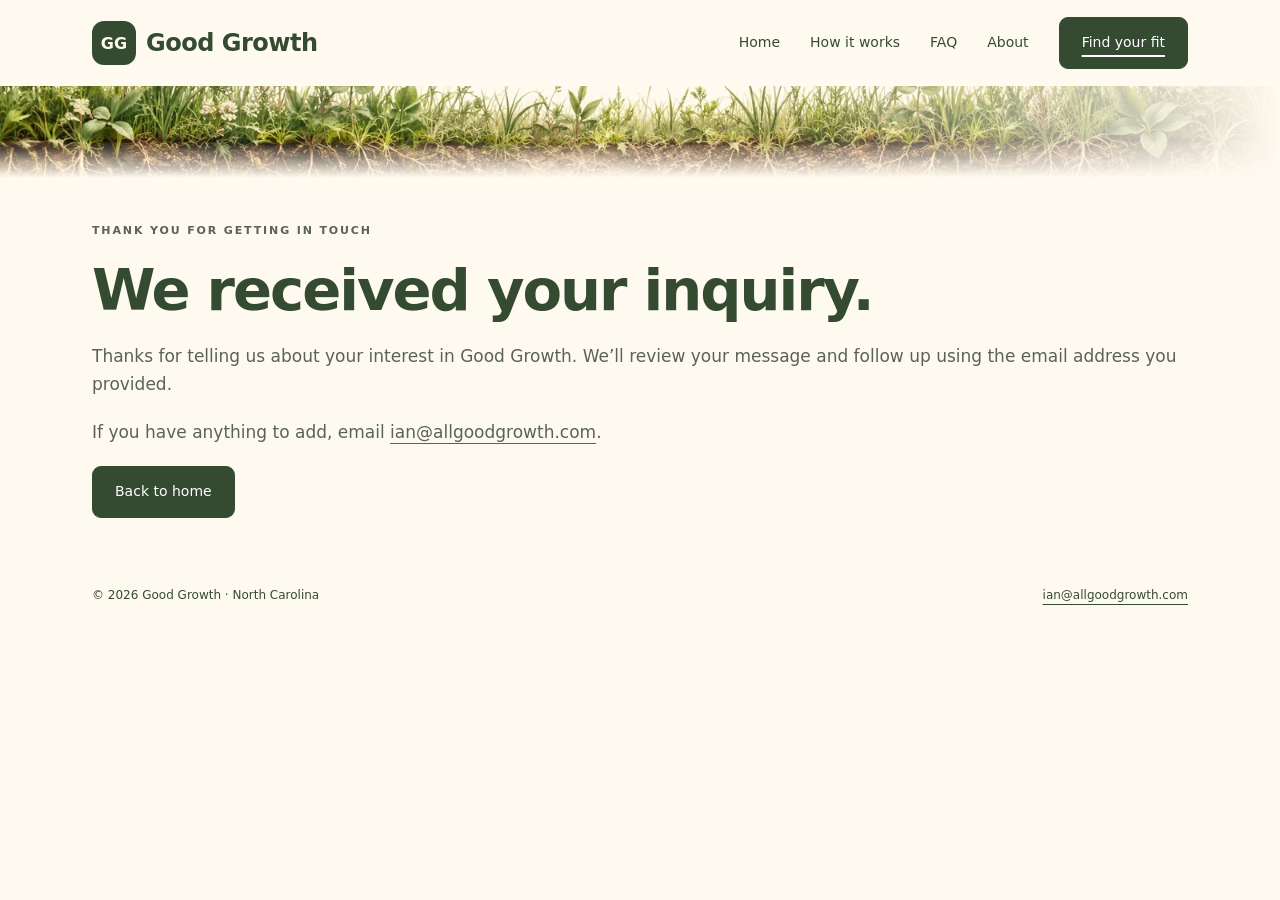
<file: thank-you.html>
<!DOCTYPE html>
<html lang="en">
<head>
<meta charset="utf-8">
<meta name="viewport" content="width=device-width,initial-scale=1">
<title>Thank you — Good Growth</title>
<link rel="stylesheet" href="styles.css?v=20261028">
<link rel="stylesheet" href="multipage.css?v=20261028">
<link rel="stylesheet" href="reading.css?v=20261028">
<meta name="description" content="Contact Good Growth about on-farm production, becoming a local provider, purchasing interest, or research and pilot collaboration.">
<link rel="canonical" href="https://allgoodgrowth.com/thank-you.html">
<link rel="icon" href="favicon.svg" type="image/svg+xml">
<meta property="og:type" content="website">
<meta property="og:title" content="Thank you — Good Growth">
<meta property="og:description" content="Contact Good Growth about on-farm production, becoming a local provider, purchasing interest, or research and pilot collaboration.">
<meta property="og:url" content="https://allgoodgrowth.com/thank-you.html">
<meta property="og:image" content="https://allgoodgrowth.com/social-preview.png">
<meta name="twitter:card" content="summary_large_image">
<meta name="robots" content="noindex">
<link rel="stylesheet" href="refinements.css?v=20261028-readable"></head>
<body>
<a class="skip-link" href="#main">Skip to content</a><header><div class="wrap nav">
<a class="brand" href="index.html" aria-label="Good Growth home"><span class="brand-mark">GG</span>Good Growth</a><nav aria-label="Main navigation"><a href="index.html">Home</a><a href="how-it-works.html">How it works</a><a href="faq.html">FAQ</a><a href="about.html">About</a><a class="button" aria-current="page" href="get-involved.html">Find your fit</a></nav>
</div>
<div class="soil" aria-hidden="true"></div></header><main id="main" class="wrap section"><p class="eyebrow">Thank you for getting in touch</p>
<h1>We received your inquiry.</h1>
<p>Thanks for telling us about your interest in Good Growth. We’ll review your message and follow up using the email address you provided.</p>
<p>If you have anything to add, email <a href="mailto:ian@allgoodgrowth.com">ian@allgoodgrowth.com</a>.</p>
<a class="button" href="index.html">Back to home</a></main><footer><div class="wrap">
<span>© 2026 Good Growth · North Carolina</span><a href="mailto:ian@allgoodgrowth.com">ian@allgoodgrowth.com</a>
</div></footer>
</body>
</html>
</file>
<file: styles.css>
:root{--paper:#faf7ee;--green:#263f30;--muted:#606b5d;--line:#d6dccb;--sage:#e9eddf;--gold:#b7c580}*{box-sizing:border-box}body{margin:0;background:var(--paper);color:var(--green);font:17px/1.65 Arial,sans-serif}a{color:inherit;text-underline-offset:5px}a:focus-visible,button:focus-visible,input:focus-visible,select:focus-visible,textarea:focus-visible{outline:3px solid #ab762e;outline-offset:5px}.wrap{max-width:1160px;margin:auto;padding:0 32px}.preview{background:var(--green);color:#f3f4e9;text-align:center;font-size:12px;padding:7px 20px;letter-spacing:.05em}.nav{display:flex;align-items:center;justify-content:space-between;gap:24px;min-height:100px}.brand{text-decoration:none;font:32px Georgia,serif;letter-spacing:-1.2px}.brand span{font-size:24px;margin-right:8px}nav{display:flex;align-items:center;gap:30px;font-size:14px}nav a{text-decoration:none}nav a:hover{text-decoration:underline}.button{display:inline-flex;align-items:center;justify-content:center;gap:24px;border:1px solid var(--green);padding:13px 22px;border-radius:4px;text-decoration:none;background:var(--green);color:white;font:inherit;font-size:14px;cursor:pointer}.button.outline{background:transparent;color:var(--green)}.soil{height:125px;background:url('assets/header.webp') center 34%/cover;mask-image:linear-gradient(to right,#000 60%,transparent),linear-gradient(#000 60%,transparent);mask-composite:intersect}.eyebrow{text-transform:uppercase;font-size:11px;font-weight:bold;letter-spacing:.17em;color:var(--muted);margin:0 0 20px}h1,h2,h3{font-family:Georgia,serif;font-weight:normal;line-height:1.08;margin:0}h1{font-size:clamp(44px,5.1vw,70px);letter-spacing:-2.7px}h2{font-size:clamp(34px,3.4vw,48px);letter-spacing:-1.4px}h3{font-size:29px;letter-spacing:-.6px}p{margin:20px 0;color:var(--muted)}.hero{display:grid;grid-template-columns:1.05fr 1fr;gap:45px;align-items:center;padding-top:35px;padding-bottom:70px}.hero p{max-width:540px}.hero .photo{width:100%;height:460px;object-fit:cover;border-radius:50% 50% 5px 5px}.caption{font-size:11px;line-height:1.5;margin-top:12px}.actions{display:flex;gap:15px;flex-wrap:wrap;margin-top:30px}.small{font-size:13px}.section{padding:80px 0}.section-heading{max-width:680px;margin-bottom:44px}.paths{background:var(--sage)}.two{display:grid;grid-template-columns:1fr 1fr;gap:55px}.path{border-top:1px solid #a6b29d;padding-top:28px}.number{font:italic 25px Georgia,serif;color:#7a8963;margin-bottom:25px}.text-link{font-size:14px;font-weight:bold;display:inline-block;margin-top:14px}.steps{display:grid;grid-template-columns:repeat(3,1fr);gap:40px;margin-top:45px}.steps article{border-top:1px solid var(--line);padding-top:25px}.steps h3{font-size:25px}.steps p{font-size:15px}.founder{display:grid;grid-template-columns:280px 1fr;gap:70px;align-items:center;border-top:1px solid var(--line);padding-top:65px}.founder img{width:100%;border-radius:5px}.founder h2{max-width:600px}.invite{background:var(--green);color:var(--paper);padding:65px 0}.invite .wrap{display:flex;align-items:center;justify-content:space-between;gap:40px}.invite h2{max-width:700px}.invite p{color:#c8d2c2}.invite .button{background:var(--paper);color:var(--green);white-space:nowrap}footer{padding:36px 0;font-size:12px}footer .wrap{display:flex;justify-content:space-between;gap:20px}.contact-intro{padding:35px 0 50px;max-width:760px}.contact-layout{display:grid;grid-template-columns:1.5fr 1fr;gap:75px;padding-bottom:85px}.form{background:#fffdf8;border:1px solid var(--line);padding:38px;border-radius:7px}.form h2{font-size:29px;margin-bottom:28px}label,legend{font-size:14px;font-weight:bold}fieldset{padding:0;border:0;margin:0 0 26px}legend{margin-bottom:14px}.option{display:flex;align-items:center;gap:12px;border-bottom:1px solid var(--line);padding:12px 0;font-weight:normal}.option input{accent-color:var(--green);width:18px;height:18px}.fields{display:grid;grid-template-columns:1fr 1fr;gap:22px}input:not([type=radio]):not([type=checkbox]),textarea,select{width:100%;border:1px solid #aeb9a5;border-radius:3px;padding:12px;background:#fffefa;font:16px Arial;color:var(--green);margin-top:8px}textarea{min-height:125px;resize:vertical}.field{display:block;margin-bottom:22px}.check{display:flex;gap:10px;align-items:flex-start;font-weight:normal;margin:22px 0}.check input{margin-top:5px;width:18px;height:18px;flex-shrink:0}.aside{padding-top:8px}.aside h3{font-size:28px}.aside section{margin-bottom:40px;padding-bottom:25px;border-bottom:1px solid var(--line)}.aside p{font-size:15px}.notice{padding:15px;background:var(--sage);font-size:13px;border-radius:3px}.status{font-size:14px;font-weight:bold} [hidden]{display:none!important}@media(max-width:760px){.wrap{padding:0 22px}.nav{min-height:100px;flex-wrap:wrap;padding-top:18px;padding-bottom:18px;gap:12px}.brand{font-size:27px}nav{gap:20px;font-size:12px;flex-wrap:wrap}nav .button{padding:8px 13px}.soil{height:80px}.hero{grid-template-columns:1fr;gap:24px;padding-top:25px}.hero .photo{height:290px;border-radius:140px 140px 4px 4px}.hero figure{margin:0}.two,.steps,.contact-layout,.fields{grid-template-columns:1fr;gap:28px}.section{padding:55px 0}.founder{grid-template-columns:1fr;gap:26px}.founder img{width:170px}.invite .wrap{display:block}.contact-intro{padding-top:25px}.form{padding:24px}.contact-layout{gap:35px}footer .wrap{flex-wrap:wrap}h1{letter-spacing:-1.7px}.contact-intro h1{font-size:46px}}
</file>
<file: multipage.css>
:root{--paper:#fffaf0;--green:#344b32;--muted:#596357;--line:#ded5c4;--sage:#f7f2e8}body{font-family:ui-sans-serif,system-ui,-apple-system,"Segoe UI",sans-serif}.brand{font-family:inherit;font-size:24px;font-weight:700;letter-spacing:-.5px;display:flex;align-items:center;gap:10px}.brand .brand-mark{display:inline-flex;justify-content:center;align-items:center;background:var(--green);color:#fffaf0;border-radius:12px;width:44px;height:44px;font-size:16px;letter-spacing:0;margin:0}h1,h2,h3{font-family:inherit;font-weight:650}h1{font-size:clamp(40px,4.5vw,61px);line-height:1.08;letter-spacing:-2px}h2{font-size:clamp(30px,3vw,42px);line-height:1.17}h3{font-size:24px;line-height:1.25}.hero{gap:35px}.hero .photo{height:410px;border-radius:24px}.button{border-radius:9px}nav a[aria-current=page]{text-decoration:underline;text-decoration-thickness:2px;text-underline-offset:8px}.container{max-width:1160px;margin:auto;padding:0 32px}.page-intro{padding-top:38px;padding-bottom:58px}.page-intro p:not(.eyebrow){max-width:740px;font-size:19px}.section-soft{background:var(--sage)}.section-deep{background:#344b32;color:#fffaf0}.section-deep p,.section-deep .eyebrow{color:#e0e5d8}.benefit-grid,.partner-grid{display:grid;grid-template-columns:repeat(3,1fr);gap:30px}.benefit-item{border-top:1px solid var(--line);padding-top:24px}.process-layout,.pilot-layout{display:grid;grid-template-columns:1fr 1.2fr;gap:60px}.process-step{border-top:1px solid #809073;padding:24px 0}.process-step h3{font-size:22px}.process-step:first-child{padding-top:0;border:0}.paths-grid{display:grid;grid-template-columns:1fr 1fr;gap:30px}.path-card,.pilot-card{background:#f7f2e8;padding:30px;border:1px solid var(--line);border-radius:20px}.path-label{display:block;text-transform:uppercase;letter-spacing:.12em;font-size:11px;margin-bottom:16px;color:#627a45}.path-flow{display:flex;gap:10px;align-items:center;margin:25px 0;font-size:12px}.path-flow span{flex:1}.section-note{font-size:13px}.concept-wrap{padding-top:50px;padding-bottom:10px}.hero-visual{max-width:650px;margin:0 auto;background:#f7f2e8;border-radius:22px;padding:25px}.concept-routes{display:flex;gap:25px;font-size:14px}.faq-layout{display:grid;grid-template-columns:1fr 1.6fr;gap:65px}.faq-answers details{border-bottom:1px solid var(--line);padding:21px 0}.faq-answers details:first-child{border-top:1px solid var(--line)}summary{cursor:pointer;font-size:17px;font-weight:650;line-height:1.5}details p{font-size:16px;line-height:1.8}summary:focus-visible{outline:3px solid #ab762e;outline-offset:5px}.journey-grid{list-style:none;margin:35px 0 0;padding:0;display:grid;grid-template-columns:repeat(4,1fr);gap:28px}.journey-grid li{border-top:1px solid var(--line);padding-top:20px}.journey-number{display:block;color:#627a45;margin-bottom:15px}.journey-grid h3{font-size:22px}.journey-grid p,.partner-card p{font-size:15px}.partner-card{padding:24px;border:1px solid var(--line);border-radius:16px}.partner-card a{font-size:14px;font-weight:650}.narrow{max-width:850px}.contact-founder-card{background:#f7f2e8;border-radius:24px;padding:40px}.founder-card-row{display:grid;grid-template-columns:180px 1fr;gap:35px;align-items:center}.founder-wallet-image{border-radius:15px;object-fit:cover;width:180px;height:180px}.founder-copy h2{font-size:32px}.founder-copy h2 span{font-size:20px;font-weight:400}.founder-role{font-weight:650}.contact-callout{margin-top:25px;padding-top:25px;border-top:1px solid var(--line)}.email-link{font-weight:650}.skip-link{position:absolute;top:-100px;left:15px;padding:12px;background:white;z-index:10}.skip-link:focus{top:10px}html{scroll-padding-top:20px}figure svg{max-width:100%;height:auto}.soil{background-position:center 20%}.contact-intro{max-width:850px}.contact-intro h1{font-size:clamp(40px,4.4vw,60px)}
@media(max-width:760px){.container{padding:0 22px}.nav{gap:20px}.nav nav{width:100%;gap:18px}.brand{font-size:23px}.hero .photo{height:290px}.benefit-grid,.paths-grid,.process-layout,.pilot-layout,.partner-grid,.faq-layout,.journey-grid{grid-template-columns:1fr;gap:26px}.founder-card-row{grid-template-columns:1fr;gap:20px}.contact-founder-card{border-radius:0;padding:30px 22px}.page-intro{padding-top:25px;padding-bottom:40px}.hero-visual{margin:0;padding:20px}.section-heading{margin-bottom:30px}.hero figure{margin:0}.contact-intro h1{font-size:40px}.path-card{padding:24px}.section{padding:50px 0}.faq-intro{margin-bottom:8px}}

.faq-page{padding-top:38px}.faq-page h1{font-size:clamp(34px,3.6vw,48px);letter-spacing:-1.5px}.faq-next{padding-top:20px;padding-bottom:65px;border-top:1px solid var(--line);max-width:1096px}.faq-next h2{margin-top:28px;font-size:28px}nav{flex-wrap:wrap}@media(min-width:761px) and (max-width:980px){.nav{flex-wrap:wrap;padding-top:20px;padding-bottom:20px;gap:20px}nav{gap:22px}}
</file>
<file: reading.css>
.section{padding:44px 0}.page-intro{padding-top:24px;padding-bottom:28px}.page-intro p{margin-bottom:0}.soil{height:92px}.nav{min-height:86px}.hero{padding-top:24px;padding-bottom:42px}.hero p{margin:16px 0}.hero .photo{height:360px}.section-heading{margin-bottom:26px}.contact-intro{padding:24px 0 28px}.contact-intro p{margin:14px 0 0}.contact-layout{gap:40px;grid-template-columns:1.45fr 1fr;padding-bottom:38px;align-items:start}.form{padding:26px}.form h2{margin-bottom:16px}.form fieldset{margin-bottom:18px}.form .field{margin-bottom:14px}.form .fields{gap:16px}.form .option{padding:8px 0}.form textarea{min-height:90px}.form .check{margin:16px 0}.form .notice{padding:10px;font-size:12px}.form .button{margin-top:16px}.next-panel{padding:26px;background:var(--green);color:#fffaf0;border-radius:18px}.next-panel h2{font-size:29px;line-height:1.2}.next-panel p,.next-panel .eyebrow{color:#fffaf0}.next-list{list-style:none;margin:22px 0;padding:0}.next-list li{padding:14px 0;border-top:1px solid #ffffff35}.next-list strong{display:block;font-size:16px}.next-list span{display:block;font-size:14px;margin-top:4px;line-height:1.55}.next-panel .small{margin-bottom:0}.next-panel .read-more{border-color:#ffffff45}.next-panel .detail-body p{font-size:14px}.read-more{border-top:1px solid var(--line);border-bottom:1px solid var(--line);margin:18px 0 0;padding:14px 0}.read-more+.read-more{margin-top:0;border-top:0}.read-more summary{font-size:15px;line-height:1.5}.read-more .detail-body{padding-top:4px;max-width:900px}.read-more p{font-size:15px;line-height:1.7;margin:12px 0}.read-more summary::marker{color:currentColor}.compact-band .benefit-grid{margin-top:26px;gap:30px}.compact-band h3{font-size:21px}.compact-band p{font-size:15px;line-height:1.65;margin:10px 0}.compact-band .read-more{border-color:#ffffff45}.journey-section{background:var(--sage)}.journey-grid{gap:28px;margin-top:25px}.journey-grid li{position:relative;background:var(--green);color:#fffaf0;border:0;border-radius:12px;padding:22px 18px}.journey-grid li:not(:last-child)::after{content:'→';position:absolute;right:-24px;top:42%;color:var(--green);font:24px Arial,sans-serif}.journey-grid h3{font-size:19px}.journey-grid p{color:#fffaf0;font-size:14px;line-height:1.5;margin:10px 0 0}.journey-section .read-more{margin-top:24px}.founder-story{display:grid;grid-template-columns:210px 1fr;gap:46px;padding-top:20px}.story-portrait img{width:190px;height:190px;object-fit:cover;border-radius:18px}.story-portrait h3{font-size:21px;margin-top:15px}.story-portrait p{font-size:13px;line-height:1.6;margin-top:8px}.founder-story h2{font-size:31px}.founder-story p{margin:14px 0}.about-depth h2{font-size:29px;margin-bottom:22px}.use-heading{max-width:820px}.use-heading p{margin:14px 0}.use-grid{display:grid;grid-template-columns:repeat(3,1fr);gap:22px;margin:26px 0}.use-grid article{background:var(--sage);padding:22px;border-radius:14px}.use-grid h3{font-size:21px}.use-grid p{font-size:15px;line-height:1.6;margin:12px 0 0}.concept-wrap{padding:20px 0}.faq-next{padding-top:0;padding-bottom:38px}.faq-next h2{font-size:26px;margin-top:22px}.faq-next p{margin:12px 0}.invite{padding:38px 0}.invite h2{font-size:32px}.path-card{padding:24px}.path-card .path-flow{margin:18px 0}.path-label,.number,.journey-number{color:var(--green)}.faq-page{padding-top:30px}.section-deep .eyebrow{color:#fffaf0}footer{padding:24px 0}
@media(max-width:760px){.section{padding:30px 0}.soil{height:65px}.nav{min-height:90px}.hero{padding-bottom:30px}.hero .photo{height:260px}.page-intro{padding:22px 22px 26px}.contact-layout{grid-template-columns:1fr;gap:24px}.next-panel{padding:22px}.contact-intro h1{font-size:36px}.journey-grid{grid-template-columns:1fr 1fr;gap:20px}.journey-grid li{padding:18px}.journey-grid li:not(:last-child)::after{content:none}.journey-grid li:nth-child(odd)::after{content:'→';right:-18px;font-size:20px}.journey-grid li:nth-child(2)::after{content:'↓';right:45%;top:auto;bottom:-23px;font-size:20px}.journey-grid li:nth-child(3){grid-column:2;grid-row:2}.journey-grid li:nth-child(4){grid-column:1;grid-row:2}.journey-grid li:nth-child(3)::after{content:'←';right:auto;left:-18px}.founder-story{grid-template-columns:1fr;gap:18px}.story-portrait{display:grid;grid-template-columns:105px 1fr;column-gap:20px;align-items:center}.story-portrait img{width:105px;height:105px;grid-row:span 2}.story-portrait h3{margin:0;align-self:end}.story-portrait p{margin:5px 0 0;align-self:start}.founder-story h2{font-size:27px}.use-grid{grid-template-columns:1fr;gap:12px}.use-grid article{padding:18px}.compact-band .benefit-grid{gap:18px;margin-top:20px}.compact-band h3{font-size:20px}.invite h2{font-size:28px}.about-depth h2{font-size:27px}}

.section.wrap{padding-left:32px;padding-right:32px}@media(max-width:760px){.section.wrap{padding-left:22px;padding-right:22px}}@media(max-width:460px){.journey-grid{grid-template-columns:1fr;gap:24px}.journey-grid li:nth-child(n){grid-column:auto;grid-row:auto}.journey-grid li:not(:last-child)::after{content:'↓';left:48%;right:auto;top:auto;bottom:-25px;color:var(--green);font:22px Arial,sans-serif}.journey-grid li:last-child::after{content:none}}

.production-paths .paths-grid{grid-template-columns:repeat(2,minmax(0,1fr));gap:20px}.production-paths .path-card{background:#fff;padding:22px;display:flex;flex-direction:column}.production-paths .path-card p{font-size:15px;margin:14px 0}.production-paths .path-card .text-link{margin-top:auto;padding-top:10px;font-size:14px}.production-paths .path-card h3{font-size:23px}@media(max-width:580px){.production-paths .paths-grid{grid-template-columns:1fr}}

.system-illustration{margin:0;max-width:100%}.system-illustration a{display:block}.system-illustration img{display:block;width:100%;height:auto;border-radius:18px}
</file>
<file: refinements.css>
/* October 2026 clarity and participation refinements. */
.hero-actions{align-items:center;gap:16px 24px}
.participation-link{font-size:14px;font-weight:650;white-space:nowrap}
.production-paths .section-heading{max-width:790px}
.production-paths .purchase-card{grid-column:1/-1;display:flex;flex-direction:row;align-items:center;justify-content:space-between;gap:24px;padding:20px 22px}
.production-paths .purchase-card p{margin:8px 0 0;max-width:680px}
.purchase-card .button{flex-shrink:0}
.process-layout{grid-template-columns:minmax(0,1.05fr) minmax(0,1fr);gap:44px;align-items:start}
.process-copy h2{font-size:clamp(28px,2.7vw,38px)}
.process-copy>p:not(.eyebrow),.process-step p{font-size:16px;line-height:1.7}
.process-board{padding-top:4px}
.process-step h3{font-size:21px}
.process-step p{margin-bottom:0}
.process-illustration{margin:24px 0 0;background:var(--paper);padding:10px 12px 12px;border-radius:16px;color:var(--green)}
.process-illustration img{display:block;width:100%;height:auto;border-radius:10px}
.process-illustration figcaption{display:grid;grid-template-columns:.85fr 1.3fr 1fr;gap:8px;text-align:center;font-size:12px;font-weight:650;line-height:1.4;margin-top:8px}
.section-deep .process-illustration .illustration-note{color:var(--muted);font-size:12px;line-height:1.5;margin:12px 4px 0}
.operating-facts{display:grid;grid-template-columns:repeat(4,minmax(0,1fr));gap:18px;margin-top:24px}
.operating-facts>div{border-top:2px solid var(--line);padding-top:14px}
.operating-facts strong{display:block;font-size:19px;line-height:1.35}
.operating-facts span{display:block;font-size:14px;color:var(--muted);line-height:1.5;margin-top:6px}
.spec-grid{display:grid;grid-template-columns:1fr 1fr;gap:22px 32px;margin-top:26px}
.spec-grid>div{border-top:1px solid var(--line);padding-top:16px}
.spec-grid dt{font-size:18px;font-weight:650}
.spec-grid dd{margin:8px 0 0;font-size:15px;color:var(--muted);line-height:1.7}
.faq-group+.faq-group{margin-top:34px}
.faq-group h2{font-size:23px;letter-spacing:-.4px;margin-bottom:14px}
.faq-group details:first-of-type{border-top:1px solid var(--line)}
.shared-next-steps{display:grid;grid-template-columns:repeat(3,minmax(0,1fr));gap:28px;list-style:none;padding:0;margin:28px 0 0}
.shared-next-steps li{border-top:1px solid var(--line);padding-top:20px}
.shared-next-steps h3,.collaboration-options h3{font-size:21px}
.shared-next-steps p,.collaboration-options p{font-size:15px;line-height:1.7}
.collaboration-options{border-top:1px solid var(--line);margin-top:32px;padding-top:28px}
.collaboration-options h2{font-size:27px;margin-bottom:24px}
.development-status{margin-top:32px;padding-top:26px;border-top:1px solid var(--line)}
.development-status p{max-width:850px}
.next-panel #route-detail{padding-top:16px;border-top:1px solid #ffffff45}
@media(max-width:900px){.process-layout{grid-template-columns:1fr;gap:28px}.process-copy{max-width:760px}.process-illustration{max-width:620px}.operating-facts{grid-template-columns:1fr 1fr}.contact-layout{grid-template-columns:minmax(0,1.3fr) minmax(0,1fr);gap:24px}}
@media(max-width:760px){.contact-layout{grid-template-columns:1fr}.spec-grid,.shared-next-steps{grid-template-columns:1fr;gap:18px}.production-paths .purchase-card{flex-direction:column;align-items:flex-start;gap:16px}.purchase-card .button{white-space:normal}.process-step h3{font-size:20px}.process-illustration figcaption{font-size:12px}.hero-actions{gap:14px 20px}}
@media(prefers-reduced-motion:no-preference){html{scroll-behavior:smooth}}

/* Readability refinements approved October 28. */
.faq-group h2{border-bottom:3px solid var(--green);padding-bottom:12px;margin-bottom:0}.faq-group details:first-of-type{border-top:0}.mobile-route-copy{display:none}.process-illustration a{display:block}.spec-grid>div:first-child{grid-column:1/-1}
@media(max-width:760px){.mobile-route-copy{display:block;font-size:14px;line-height:1.6;margin:0 0 20px;padding:14px;background:var(--sage);border-left:3px solid var(--green)}.contact-layout>.next-panel{display:none}}
</file>
